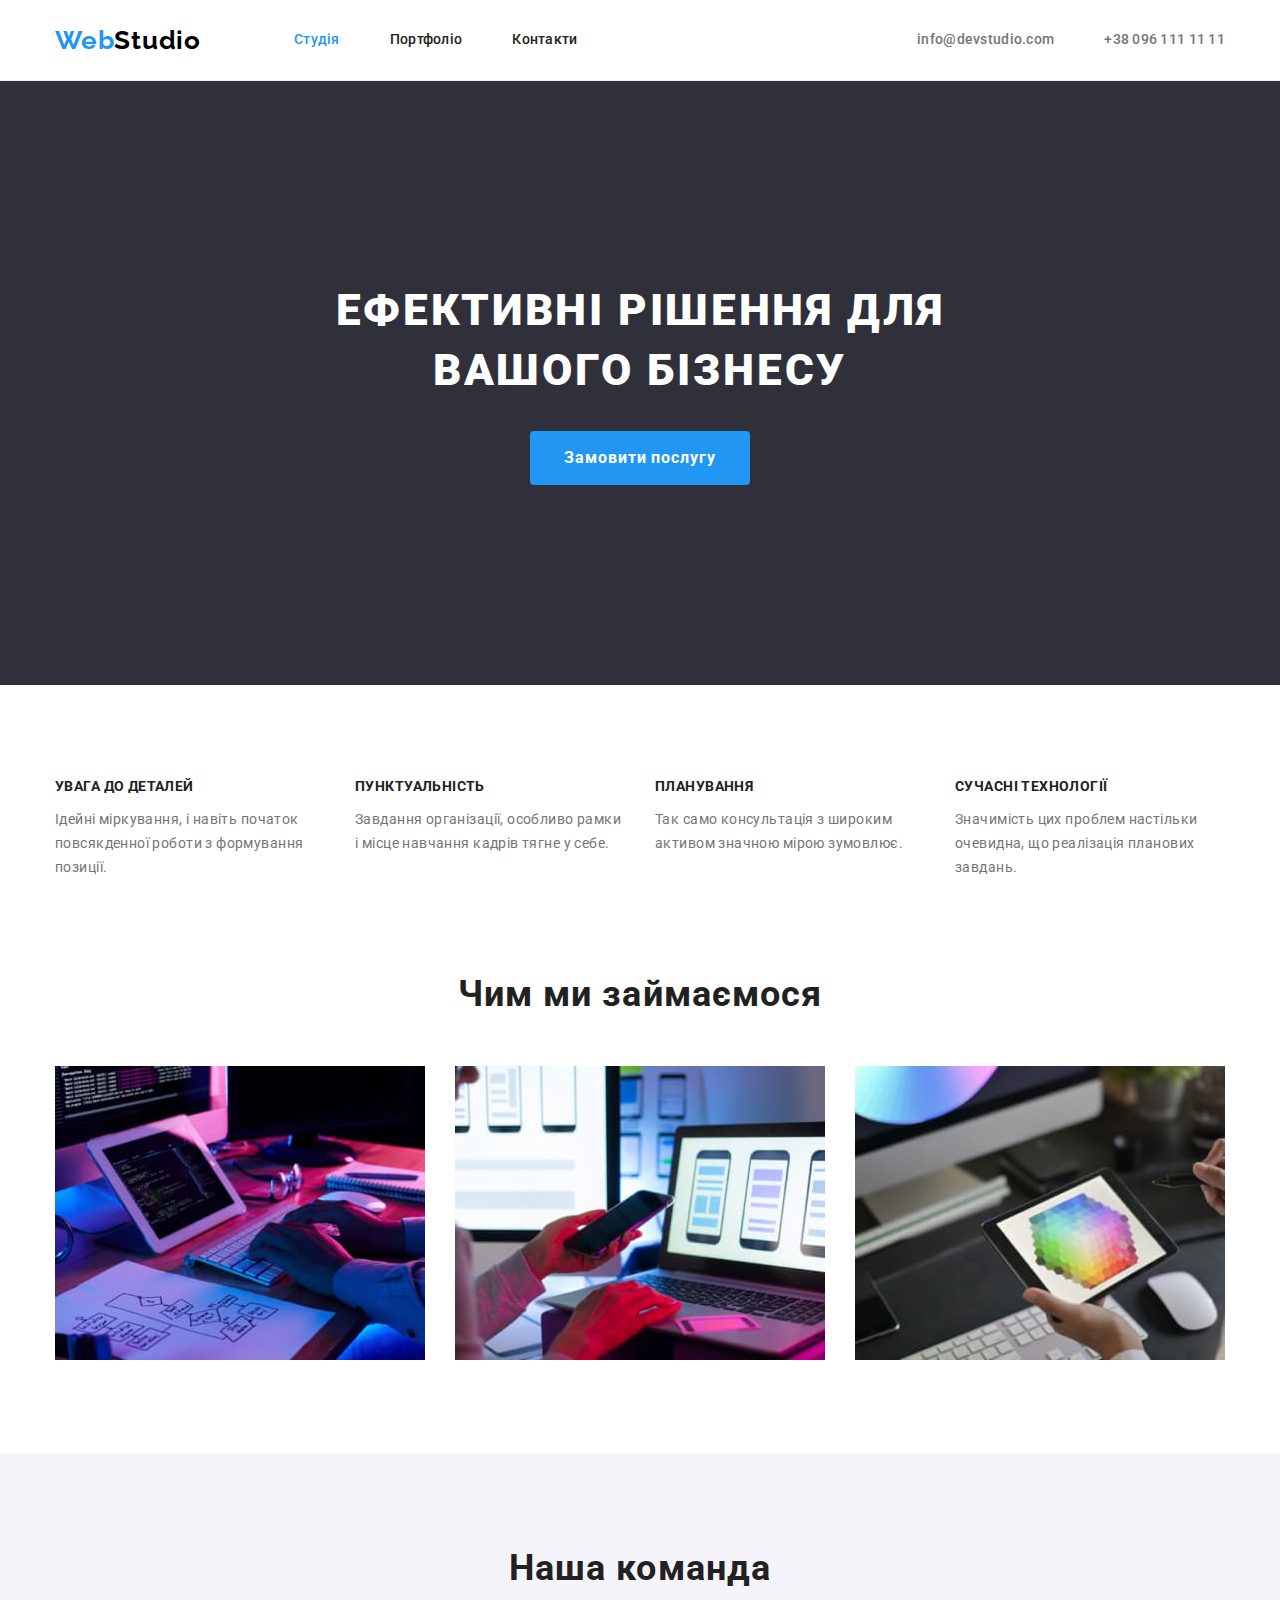
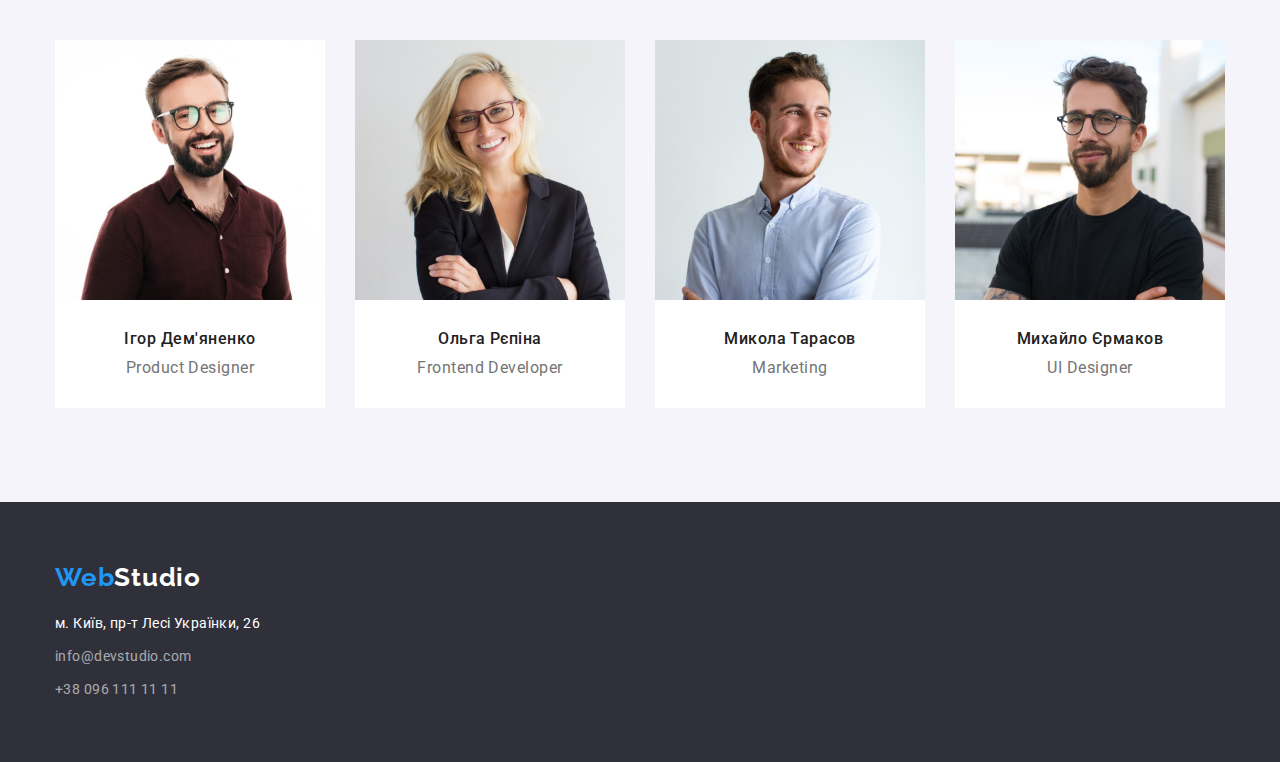
<file: index.html>
<!DOCTYPE html>
<html lang="uk">
    <head>
        <meta charset="UTF-8" />
        <meta http-equiv="X-UA-Compatible" content="IE=edge" />
        <meta name="viewport" content="width=device-width, initial-scale=1.0" />
        <title>Студія</title>
        <link rel="preconnect" href="https://fonts.googleapis.com" />
        <link rel="preconnect" href="https://fonts.gstatic.com" crossorigin />
        <link
            href="https://fonts.googleapis.com/css2?family=Raleway:wght@700&family=Roboto:wght@400;500;700;900&display=swap"
            rel="stylesheet"
        />
        <link
            rel="stylesheet"
            href="https://cdnjs.cloudflare.com/ajax/libs/modern-normalize/1.1.0/modern-normalize.min.css"
        />
        <link rel="stylesheet" href="./css/styles.css" />
    </head>

    <body>
        <!-- Шапка -->
        <header>
            <div class="container container-header">
                <a href="" class="logo"
                    ><span class="logo-first">Web</span>Studio</a
                >
                <nav>
                    <ul class="list container-navigation">
                        <li class="header-list">
                            <a href="./index.html" class="list-nav current"
                                >Студія</a
                            >
                        </li>
                        <li class="header-list">
                            <a href="./portfolio.html" class="list-nav"
                                >Портфоліо</a
                            >
                        </li>
                        <li class="header-list">
                            <a href="" class="list-nav">Контакти</a>
                        </li>
                    </ul>
                </nav>
                <ul class="list container-contacts">
                    <li class="header-list">
                        <a
                            href="mailto:info@devstudio.com"
                            class="header-contacts"
                            >info@devstudio.com</a
                        >
                    </li>
                    <li class="header-list">
                        <a href="tel:+380961111111" class="header-contacts"
                            >+38 096 111 11 11</a
                        >
                    </li>
                </ul>
            </div>
        </header>

        <main>
            <!-- Герой -->
            <section class="hero">
                <h1 class="title">Ефективні рішення для вашого бізнесу</h1>
                <button type="button" class="button">Замовити послугу</button>
            </section>
            <!-- Особливості -->
            <section class="section">
                <div class="container">
                    <h2 class="visually-hidden">Особливості</h2>
                    <ul class="list container-features">
                        <li class="features">
                            <h3 class="caption-features">УВАГА ДО ДЕТАЛЕЙ</h3>
                            <p class="text-features">
                                Ідейні міркування, і навіть початок повсякденної
                                роботи з формування позиції.
                            </p>
                        </li>
                        <li class="features">
                            <h3 class="caption-features">ПУНКТУАЛЬНІСТЬ</h3>
                            <p class="text-features">
                                Завдання організації, особливо рамки і місце
                                навчання кадрів тягне у себе.
                            </p>
                        </li>
                        <li class="features">
                            <h3 class="caption-features">ПЛАНУВАННЯ</h3>
                            <p class="text-features">
                                Так само консультація з широким активом значною
                                мірою зумовлює.
                            </p>
                        </li>
                        <li class="features">
                            <h3 class="caption-features">СУЧАСНІ ТЕХНОЛОГІЇ</h3>
                            <p class="text-features">
                                Значимість цих проблем настільки очевидна, що
                                реалізація планових завдань.
                            </p>
                        </li>
                    </ul>
                </div>
            </section>
            <!-- Чим ми займаємося -->
            <section class="section no-padding">
                <div class="container">
                    <h2 class="caption">Чим ми займаємося</h2>
                    <ul class="image-container">
                        <li class="image">
                            <img
                                src="./img/box1.jpg"
                                alt="людина пише код"
                                width="370"
                                height="294"
                            />
                        </li>
                        <li class="image">
                            <img
                                src="./img/box2.jpg"
                                alt="людина створює додаток для телефона"
                                width="370"
                                height="294"
                            />
                        </li>
                        <li class="image">
                            <img
                                src="./img/box3.jpg"
                                alt="селектор кольору"
                                width="370"
                                height="294"
                            />
                        </li>
                    </ul>
                </div>
            </section>
            <!-- Наша команда -->
            <section class="bg-team section">
                <div class="container">
                    <h2 class="caption">Наша команда</h2>
                    <ul class="team-container">
                        <li class="card-team">
                            <img
                                src="./img/portret1.jpg"
                                alt="фото Product Designer"
                                width="270"
                                height="260"
                            />
                            <div class="team-text">
                                <h3 class="name-team">Ігор Дем'яненко</h3>
                                <p class="desk-team">Product Designer</p>
                            </div>
                        </li>
                        <li class="card-team">
                            <img
                                src="./img/portret2.jpg"
                                alt="фото Frontend Developer"
                                width="270"
                                height="260"
                            />
                            <div class="team-text">
                                <h3 class="name-team">Ольга Рєпіна</h3>
                                <p class="desk-team">Frontend Developer</p>
                            </div>
                        </li>
                        <li class="card-team">
                            <img
                                src="./img/portret3.jpg"
                                alt="фото Marketing"
                                width="270"
                                height="260"
                            />
                            <div class="team-text">
                                <h3 class="name-team">Микола Тарасов</h3>
                                <p class="desk-team">Marketing</p>
                            </div>
                        </li>
                        <li class="card-team">
                            <img
                                src="./img/portret4.jpg"
                                alt="фото UI Designer"
                                width="270"
                                height="260"
                            />
                            <div class="team-text">
                                <h3 class="name-team">Михайло Єрмаков</h3>
                                <p class="desk-team">UI Designer</p>
                            </div>
                        </li>
                    </ul>
                </div>
            </section>
        </main>

        <!-- Підвал -->
        <footer class="bg-footer">
            <div class="container">
                <a href="" class="logo-footer"
                    ><span class="logo-first">Web</span
                    ><span class="logo-second">Studio</span></a
                >
                <address>
                    <ul class="footer-container">
                        <li class="list-footer">
                            <a
                                href="https://goo.gl/maps/EUFR8AD1wJdvJYkh8"
                                target="_blank"
                                rel="noopener noreferrer nofollow"
                                class="footer-adress"
                                >м. Київ, пр-т Лесі Українки, 26</a
                            >
                        </li>
                        <li class="list-footer">
                            <a
                                href="mailto:info@devstudio.com"
                                class="footer-contacts"
                                >info@devstudio.com</a
                            >
                        </li>
                        <li class="list-footer">
                            <a href="tel:+380961111111" class="footer-contacts"
                                >+38 096 111 11 11</a
                            >
                        </li>
                    </ul>
                </address>
            </div>
        </footer>
    </body>
</html>
</file>
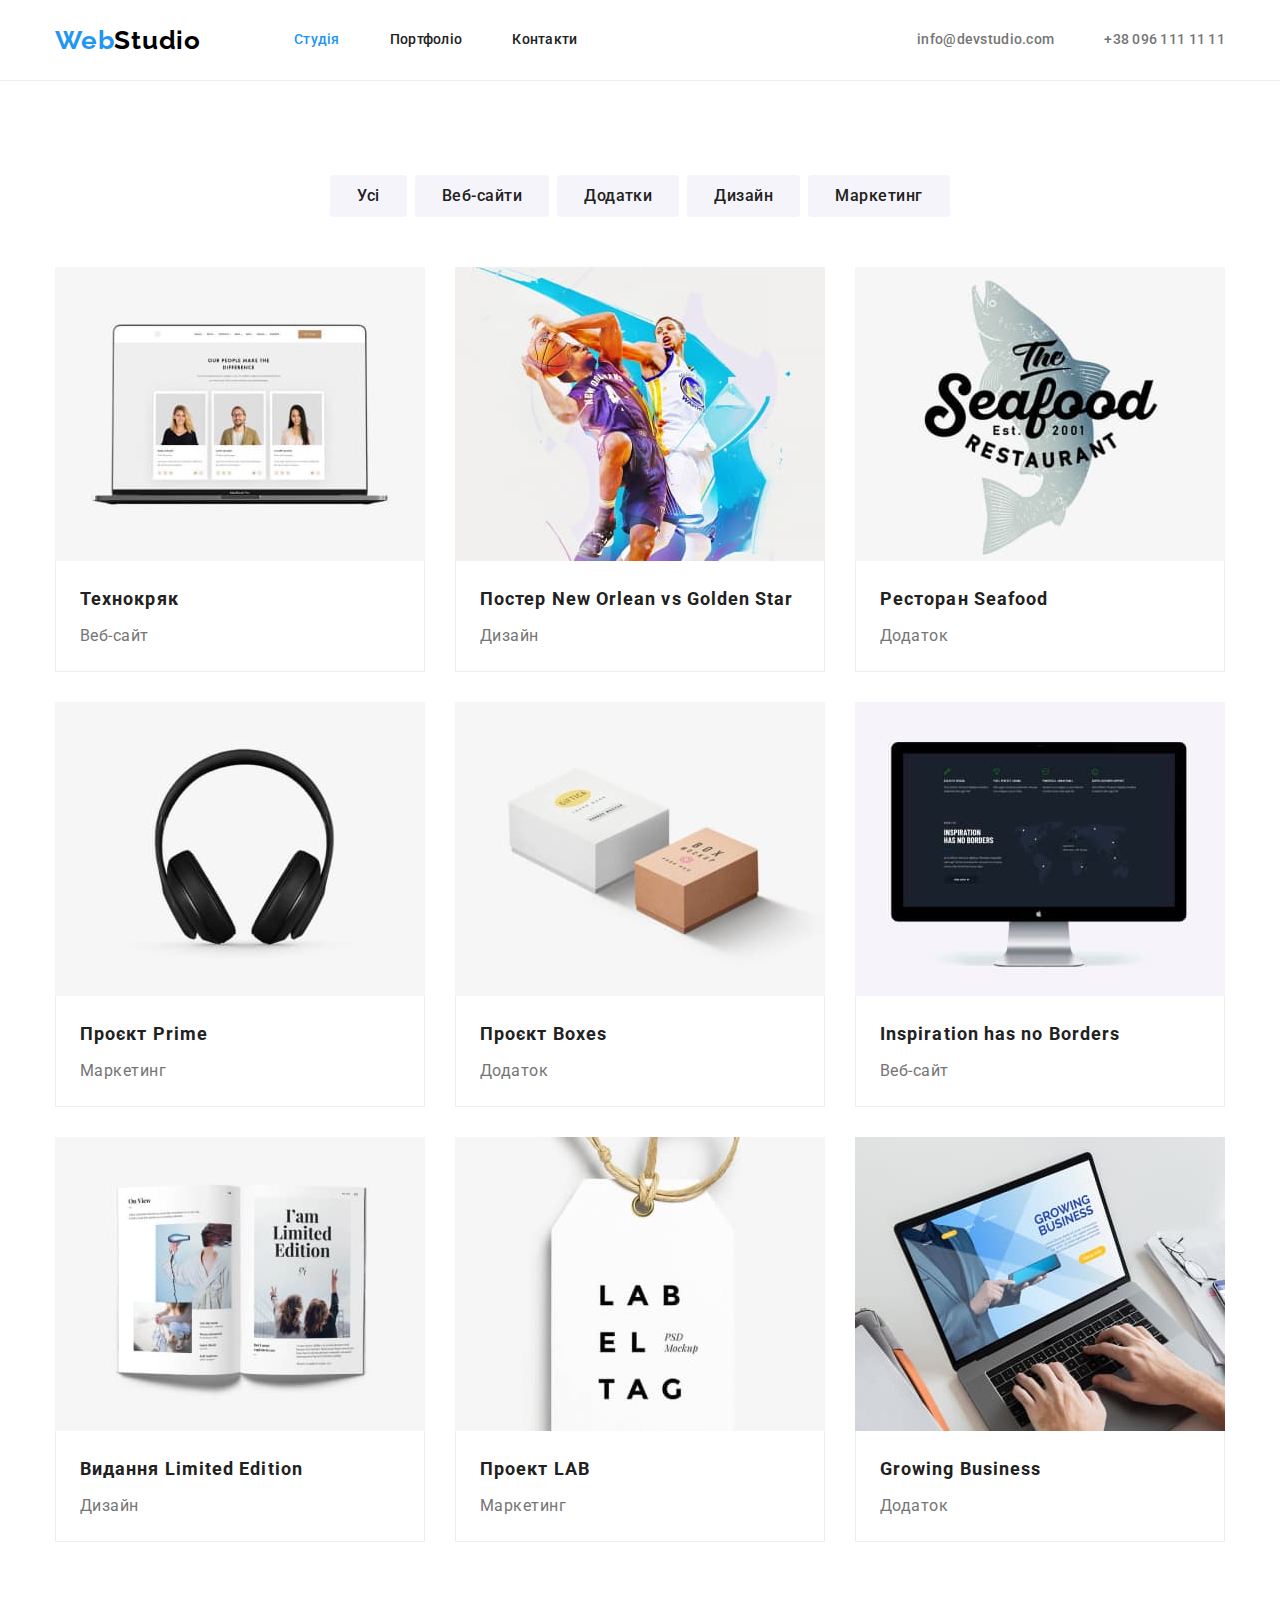
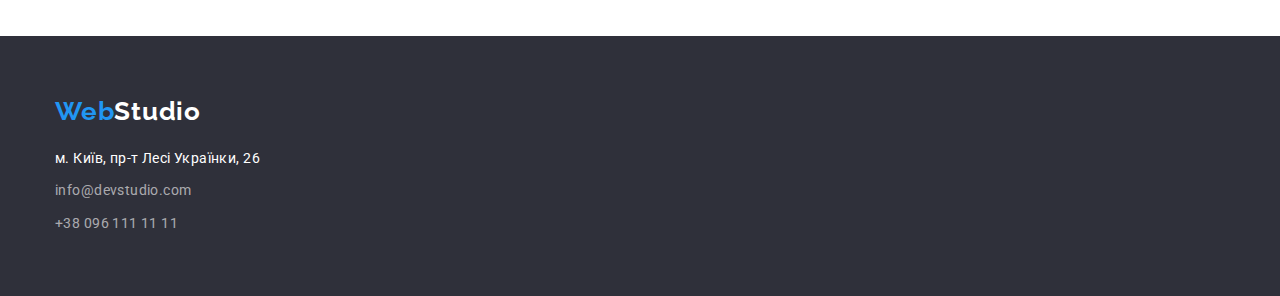
<file: portfolio.html>
<!DOCTYPE html>
<html lang="uk">
    <head>
        <meta charset="UTF-8" />
        <meta http-equiv="X-UA-Compatible" content="IE=edge" />
        <meta name="viewport" content="width=device-width, initial-scale=1.0" />
        <title>Portfolio</title>
        <link rel="preconnect" href="https://fonts.googleapis.com" />
        <link rel="preconnect" href="https://fonts.gstatic.com" crossorigin />
        <link
            href="https://fonts.googleapis.com/css2?family=Raleway:wght@700&family=Roboto:wght@400;500;700&display=swap"
            rel="stylesheet"
        />
        <link
            rel="stylesheet"
            href="https://cdnjs.cloudflare.com/ajax/libs/modern-normalize/1.1.0/modern-normalize.min.css"
        />
        <link rel="stylesheet" href="./css/styles.css" />
    </head>

    <body>
        <!-- Шапка -->
        <header>
            <div class="container container-header">
                <a href="" class="logo"
                    ><span class="logo-first">Web</span>Studio</a
                >
                <nav>
                    <ul class="list container-navigation">
                        <li class="header-list">
                            <a href="./index.html" class="list-nav current"
                                >Студія</a
                            >
                        </li>
                        <li class="header-list">
                            <a href="./portfolio.html" class="list-nav"
                                >Портфоліо</a
                            >
                        </li>
                        <li class="header-list">
                            <a href="" class="list-nav">Контакти</a>
                        </li>
                    </ul>
                </nav>
                <ul class="list container-contacts">
                    <li class="header-list">
                        <a
                            href="mailto:info@devstudio.com"
                            class="header-contacts"
                            >info@devstudio.com</a
                        >
                    </li>
                    <li class="header-list">
                        <a href="tel:+380961111111" class="header-contacts"
                            >+38 096 111 11 11</a
                        >
                    </li>
                </ul>
            </div>
        </header>

        <main>
            <!-- Фільтр -->
            <section class="section">
                <div class="container">
                    <h1 class="visually-hidden">Portfolio</h1>
                    <ul class="list list-filtres">
                        <li class="filtres">
                            <button
                                type="button"
                                class="bg-filtres text-filtres"
                            >
                                Усі
                            </button>
                        </li>
                        <li class="filtres">
                            <button
                                type="button"
                                class="bg-filtres text-filtres"
                            >
                                Веб-сайти
                            </button>
                        </li>
                        <li class="filtres">
                            <button
                                type="button"
                                class="bg-filtres text-filtres"
                            >
                                Додатки
                            </button>
                        </li>
                        <li class="filtres">
                            <button
                                type="button"
                                class="bg-filtres text-filtres"
                            >
                                Дизайн
                            </button>
                        </li>
                        <li class="filtres">
                            <button
                                type="button"
                                class="bg-filtres text-filtres"
                            >
                                Маркетинг
                            </button>
                        </li>
                    </ul>

                    <!-- Проекти -->
                    <ul class="list projects-container">
                        <li class="projects">
                            <a href="">
                                <img
                                    src="./img/portfolio1.jpg"
                                    alt="екран ноутбука"
                                    width="370"
                                    height="294"
                                />
                                <div class="projects-text">
                                    <h2 class="caption-projects">Технокряк</h2>
                                    <p class="desk-projects">Веб-сайт</p>
                                </div>
                            </a>
                        </li>
                        <li class="projects">
                            <a href="">
                                <img
                                    src="./img/portfolio2.jpg"
                                    alt="баскетбол"
                                    width="370"
                                    height="294"
                                />
                                <div class="projects-text">
                                    <h2 class="caption-projects">
                                        Постер New Orlean vs Golden Star
                                    </h2>
                                    <p class="desk-projects">Дизайн</p>
                                </div>
                            </a>
                        </li>
                        <li class="projects">
                            <a href="">
                                <img
                                    src="./img/portfolio3.jpg"
                                    alt="логотип ресторану"
                                    width="370"
                                    height="294"
                                />
                                <div class="projects-text">
                                    <h2 class="caption-projects">
                                        Ресторан Seafood
                                    </h2>
                                    <p class="desk-projects">Додаток</p>
                                </div>
                            </a>
                        </li>
                        <li class="projects">
                            <a href="">
                                <img
                                    src="./img/portfolio4.jpg"
                                    alt="навушники"
                                    width="370"
                                    height="294"
                                />
                                <div class="projects-text">
                                    <h2 class="caption-projects">
                                        Проєкт Prime
                                    </h2>
                                    <p class="desk-projects">Маркетинг</p>
                                </div>
                            </a>
                        </li>
                        <li class="projects">
                            <a href="">
                                <img
                                    src="./img/portfolio5.jpg"
                                    alt="дві коробки"
                                    width="370"
                                    height="294"
                                />
                                <div class="projects-text">
                                    <h2 class="caption-projects">
                                        Проєкт Boxes
                                    </h2>
                                    <p class="desk-projects">Додаток</p>
                                </div>
                            </a>
                        </li>
                        <li class="projects">
                            <a href="">
                                <img
                                    src="./img/portfolio6.jpg"
                                    alt="монітор"
                                    width="370"
                                    height="294"
                                />
                                <div class="projects-text">
                                    <h2 class="caption-projects">
                                        Inspiration has no Borders
                                    </h2>
                                    <p class="desk-projects">Веб-сайт</p>
                                </div>
                            </a>
                        </li>
                        <li class="projects">
                            <a href="">
                                <img
                                    src="./img/portfolio7.jpg"
                                    alt="розкрита книга"
                                    width="370"
                                    height="294"
                                />
                                <div class="projects-text">
                                    <h2 class="caption-projects">
                                        Видання Limited Edition
                                    </h2>
                                    <p class="desk-projects">Дизайн</p>
                                </div>
                            </a>
                        </li>
                        <li class="projects">
                            <a href="">
                                <img
                                    src="./img/portfolio8.jpg"
                                    alt="лейба"
                                    width="370"
                                    height="294"
                                />
                                <div class="projects-text">
                                    <h2 class="caption-projects">Проект LAB</h2>
                                    <p class="desk-projects">Маркетинг</p>
                                </div>
                            </a>
                        </li>
                        <li class="projects">
                            <a href="">
                                <img
                                    src="./img/portfolio9.jpg"
                                    alt="людина печатає"
                                    width="370"
                                    height="294"
                                />
                                <div class="projects-text">
                                    <h2 class="caption-projects">
                                        Growing Business
                                    </h2>
                                    <p class="desk-projects">Додаток</p>
                                </div>
                            </a>
                        </li>
                    </ul>
                </div>
            </section>
        </main>

        <!-- Підвал -->
        <footer class="bg-footer">
            <div class="container">
                <a href="" class="logo-footer"
                    ><span class="logo-first">Web</span
                    ><span class="logo-second">Studio</span></a
                >
                <address>
                    <ul class="footer-container">
                        <li class="list-footer">
                            <a
                                href="https://goo.gl/maps/EUFR8AD1wJdvJYkh8"
                                target="_blank"
                                rel="noopener noreferrer nofollow"
                                class="footer-adress"
                                >м. Київ, пр-т Лесі Українки, 26</a
                            >
                        </li>
                        <li class="list-footer">
                            <a
                                href="mailto:info@devstudio.com"
                                class="footer-contacts"
                                >info@devstudio.com</a
                            >
                        </li>
                        <li class="list-footer">
                            <a href="tel:+380961111111" class="footer-contacts"
                                >+38 096 111 11 11</a
                            >
                        </li>
                    </ul>
                </address>
            </div>
        </footer>
    </body>
</html>
</file>
<file: css/styles.css>
:root {
    --primary-text-color: #212121;
    --secondary-text-color: #757575;
    --third-text-color: #ffffff;
    --footer-text-color: rgba(255, 255, 255, 0.6);
    --accent-color: #2196f3;
    --black-color: #000000;
}
.outline {
    outline: 1px solid red;
}

/* Start Studio page */
body {
    font-family: "Roboto", sans-serif;
    color: var(--primary-text-color);
}
.container {
    width: 1200px;

    padding-left: 15px;
    padding-right: 15px;
    margin: 0 auto;
}
/* Шапка */
header {
    border-bottom: 1px solid #ececec;
}
.container-header {
    display: flex;
    align-items: center;
}
.list {
    margin: 0;
    padding: 0;
    list-style-type: none;
}
.logo {
    color: var(--black-color);
    font-family: "Raleway", sans-serif;
    font-weight: 700;
    font-size: 26px;
    line-height: 1.19;
    letter-spacing: 0.03em;
    text-decoration: none;
    margin-right: 93px;
}
.logo-first {
    color: var(--accent-color);
}
.container-navigation {
    display: flex;
}

.list-nav {
    font-weight: 500;
    font-size: 14px;
    line-height: 1.14;
    letter-spacing: 0.02em;

    display: block;
    padding-top: 32px;
    padding-bottom: 32px;
}
.header-list {
    list-style-type: none;
}
.header-list + .header-list {
    margin-left: 50px;
}
.list-nav {
    color: var(--primary-text-color);
    text-decoration: none;
}
.list-nav:hover,
.list-nav:focus {
    color: var(--accent-color);
}
.list-nav.current {
    color: var(--accent-color);
}

.container-contacts {
    display: flex;
    margin-left: auto;
}
.header-contacts {
    color: var(--secondary-text-color);
    font-weight: 500;
    font-size: 14px;
    line-height: 1.14;
    letter-spacing: 0.02em;
    text-decoration: none;

    display: block;
    padding-top: 32px;
    padding-bottom: 32px;
}
.header-contacts:hover,
.header-contacts:focus {
    color: var(--accent-color);
}
.header-contacts + .header-contacts {
    margin-right: 50px;
}

/* Герой */
.hero {
    background-color: #2f303a;
    text-align: center;
    padding-top: 200px;
    padding-bottom: 200px;
}
.title {
    color: var(--third-text-color);
    font-weight: 900;
    font-size: 44px;
    line-height: 1.36;
    text-align: center;
    letter-spacing: 0.06em;
    text-transform: uppercase;
    width: 696px;
    margin: 0 auto;
}
.button {
    background-color: var(--accent-color);
    color: var(--third-text-color);
    font-weight: 700;
    font-size: 16px;
    line-height: 1.87;
    text-align: center;
    letter-spacing: 0.06em;
    border-color: transparent;
    border-radius: 4px;
    min-width: 216px;
    padding: 10px 32px;
    text-align: center;
    margin-top: 30px;
}
.button:hover,
.button:focus {
    background-color: #188ce8;
    color: var(--third-text-color);
}

/* Особливості */
.section {
    padding-top: 94px;
    padding-bottom: 94px;
}
.section.no-padding {
    padding-top: 0;
}
.container-features {
    display: flex;
}

.features {
    list-style-type: none;
    flex-basis: 270px;
}
.features + .features {
    margin-left: 30px;
}
.caption-features {
    color: var(--primary-text-color);
    font-weight: 700;
    font-size: 14px;
    line-height: 1.14;
    letter-spacing: 0.03em;
    text-transform: uppercase;
    margin-top: 0;
    margin-bottom: 10;
}
.text-features {
    color: var(--secondary-text-color);
    font-size: 14px;
    line-height: 1.71;
    letter-spacing: 0.03em;
    margin: 0;
}

/* Чим ми займаємося  */
img {
    display: block;
    max-width: 100%;
    height: auto;
}
.caption {
    color: var(--primary-text-color);
    font-weight: 700;
    font-size: 36px;
    line-height: 1.16;
    text-align: center;
    letter-spacing: 0.03em;
    margin-top: 0;
    margin-bottom: 50px;
}
.image-container {
    display: flex;
    gap: 30px;
    padding: 0;
    margin: 0;
}
.image {
    list-style-type: none;
}

/* Наша команда */
.bg-team {
    background-color: #f5f4fa;
}
.card-team {
    background-color: var(--third-text-color);
    list-style-type: none;
    width: 270px;
}
.team-container {
    display: flex;
    gap: 30px;
    padding-right: 0;
    padding-left: 0;
    margin: 0;
}
.team-text {
    padding: 30px 10px;
}
.name-team {
    color: var(--primary-text-color);
    font-weight: 500;
    font-size: 16px;
    line-height: 1.18;
    text-align: center;
    letter-spacing: 0.03em;
    margin: 0;
    margin-bottom: 10px;
}
.desk-team {
    color: var(--secondary-text-color);
    font-size: 16px;
    line-height: 1.18;
    text-align: center;
    letter-spacing: 0.03em;
    margin: 0;
}

/* Підвал */
.bg-footer {
    background-color: #2f303a;
    padding-top: 60px;
    padding-bottom: 60px;
}

.logo-footer {
    color: var(--black-color);
    font-family: "Raleway", sans-serif;
    font-weight: 700;
    font-size: 26px;
    line-height: 1.19;
    letter-spacing: 0.03em;
    text-decoration: none;
}
.logo-first {
    color: var(--accent-color);
}
.logo-second {
    color: var(--third-text-color);
}
address {
    margin-top: 20px;
}
.footer-container {
    padding-left: 0;
    margin: 0;
}
.footer-adress {
    color: var(--third-text-color);
    font-style: normal;
    font-size: 14px;
    line-height: 1.71;
    letter-spacing: 0.03em;
}
.footer-adress:hover,
.footer-adress:focus {
    color: var(--accent-color);
}
.footer-contacts {
    color: var(--footer-text-color);
    font-style: normal;
    font-size: 14px;
    line-height: 1.71;
    letter-spacing: 0.03em;
    text-decoration: none;
}
.footer-contacts:hover,
.footer-contacts:focus {
    color: var(--accent-color);
}
.list-footer {
    list-style-type: none;
}
.list-footer:not(:first-child) {
    margin-top: 9px;
}
/* Finish Studio page */

/* Start Portfolio page */
button {
    cursor: pointer;
}
/* Фільтр */
.visually-hidden {
    position: absolute;
    white-space: nowrap;
    width: 1px;
    height: 1px;
    overflow: hidden;
    border: 0;
    padding: 0;
    clip: rect(0 0 0 0);
    clip-path: inset(50%);
    margin: -1px;
}
.list-filtres {
    margin-bottom: 50px;
    display: flex;
    justify-content: center;
}
.filtres {
    list-style-type: none;
}
.filtres + .filtres {
    margin-left: 8px;
}
.bg-filtres {
    background-color: rgba(245, 244, 250, 1);
    color: var(--primary-text-color);
}
.bg-filtres:hover,
.bg-filtres:focus {
    background-color: var(--accent-color);
    color: var(--third-text-color);
}
.text-filtres {
    color: var(--primary-text-color);
    font-weight: 500;
    font-size: 16px;
    font-family: inherit;
    line-height: 1.62;
    letter-spacing: 0.03em;
    border-color: transparent;
    border-radius: 4px;
    padding: 6px 25px;
}
/* Проекти */
.projects-container {
    display: flex;
    flex-wrap: wrap;
    gap: 30px;
}
.projects {
    list-style-type: none;
}
.projects-text {
    padding: 20px 24px;
    border-right: 1px solid #eeeeee;
    border-bottom: 1px solid #eeeeee;
    border-left: 1px solid #eeeeee;
}
.caption-projects {
    color: var(--primary-text-color);
    font-weight: 700;
    font-size: 18px;
    line-height: 2;
    letter-spacing: 0.06em;
    margin: 0;
    margin-bottom: 4px;
}
.desk-projects {
    color: var(--secondary-text-color);
    font-size: 16px;
    line-height: 1.87;
    letter-spacing: 0.03em;
    margin: 0;
}
a {
    text-decoration: none;
}

/* Finish Portfolio page */
</file>
